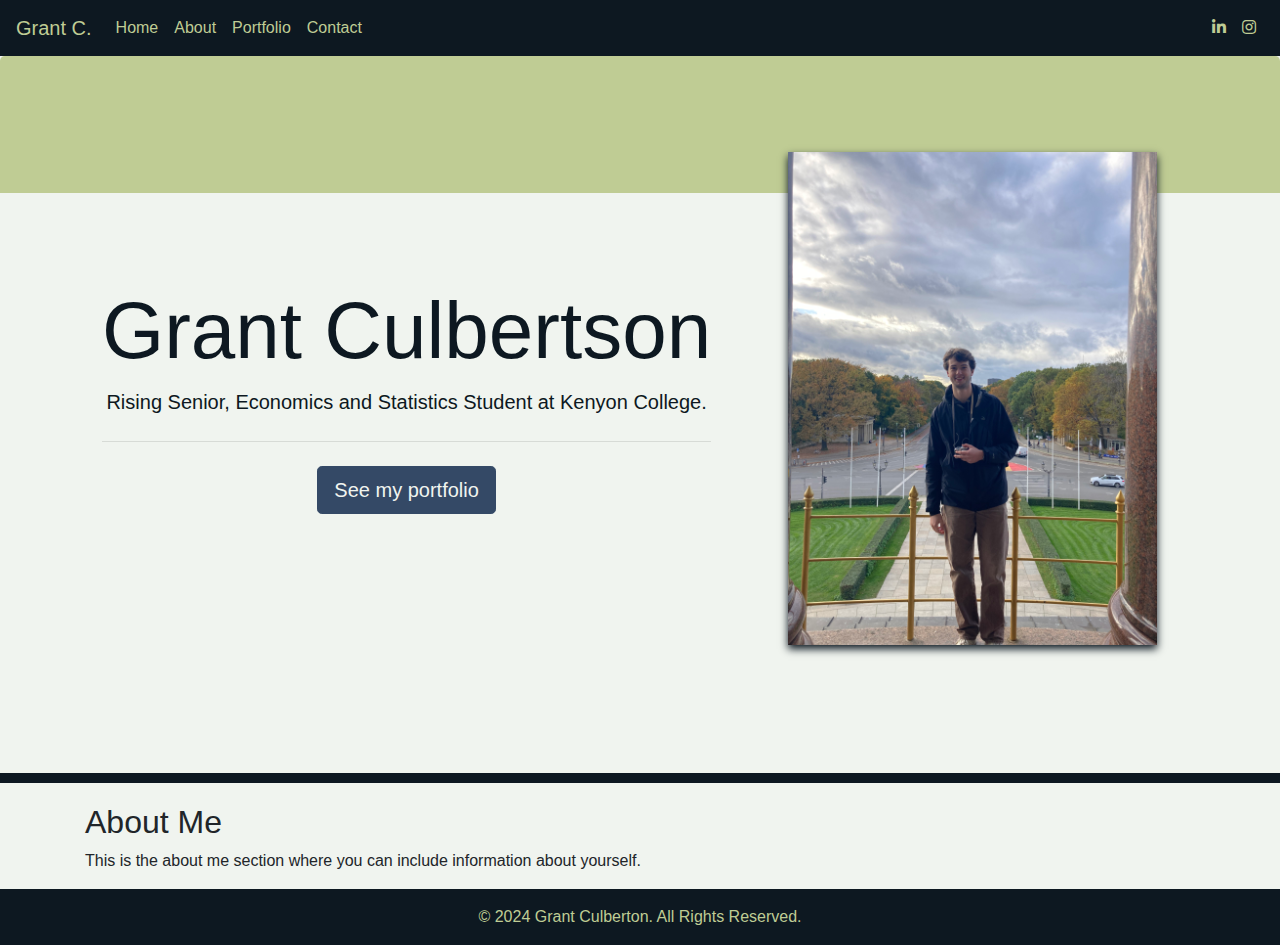
<file: index.html>
<!DOCTYPE html>
<html>
<head>
    <title>Grant Culberton's Portfolio</title>
    <meta charset="utf-8">
    <meta name="viewport" content="width=device-width, initial-scale=1">
    <!-- Bootstrap CSS -->
    <link href="https://stackpath.bootstrapcdn.com/bootstrap/4.5.2/css/bootstrap.min.css" rel="stylesheet">
    <!-- Font Awesome CSS -->
    <link rel="stylesheet" href="https://cdnjs.cloudflare.com/ajax/libs/font-awesome/5.15.4/css/all.min.css">
    <!-- Add my css-->
    <link href="/style.css" rel="stylesheet">
</head>

<body>
    <!-- Navbar with custom class -->
    <nav class="navbar navbar-expand-lg navbar-custom sticky-top">
        <a class="navbar-brand" href="#">Grant C.</a>
        <button class="navbar-toggler" type="button" data-toggle="collapse" data-target="#navbarNav" aria-controls="navbarNav" aria-expanded="false" aria-label="Toggle navigation">
            <span class="navbar-toggler-icon"></span>
        </button>
        <div class="collapse navbar-collapse ml-auto" id="navbarNav">
            <ul class="navbar-nav">
                <li class="nav-item active">
                    <a class="nav-link" href="/index.html">Home<span class="sr-only">(current)</span></a>
                </li>
                <li class="nav-item">
                    <a class="nav-link" href="#">About</a>
                </li>
                <li class="nav-item">
                    <a class="nav-link" href="#">Portfolio</a>
                </li>
                <li class="nav-item">
                    <a class="nav-link" href="#">Contact</a>
                </li>
            </ul>
            <ul class="navbar-nav ml-auto">
                <li class="nav-item">
                    <a class="nav-link" href="https://www.linkedin.com/in/grantculbertson/" target="_blank"><i class="fab fa-linkedin-in"></i></a>
                </li>
                <li class="nav-item">
                    <a class="nav-link" href="https://www.instagram.com/flappinjacks/" target="_blank"><i class="fab fa-instagram"></i></a>
                </li>
            </ul>
        </div>
    </nav>

<!-- Jumbotron -------------------->
<div class="jumbotron">
    <div class="container d-flex flex-column flex-md-row align-items-center justify-content-center">
        <div class="text-container text-center">
            <h1 class="display-4">Grant Culbertson</h1>
            <p class="lead">Rising Senior, Economics and Statistics Student at Kenyon College.</p>
            <hr class="my-4">
            <a class="btn btn-primary btn-lg" href="https://www.youtube.com/@jameshoffmann/videos" role="button">See my portfolio</a>
        </div>
        <div class="image-container ml-md-4 mt-4 mt-md-0 d-flex justify-content-center">
            <img src="/Images/me_in_berlin.jpg" class="img-fluid custom-image" alt="Ermmm what the sigma... there should be an image here woops!">
        </div>
    </div>
</div>
<!-- End Jumbotron -------------------->

<!-- Separator Line -->
<hr class="separator">

<!-- About Me Section -->
<div class="container">
    <h2>About Me</h2>
    <p>This is the about me section where you can include information about yourself.</p>
</div>

<!-- Footer ------------------>
<footer class="custom-footer text-center py-3">
    <div class="container">
        <p class="mb-0">&copy; 2024 Grant Culberton. All Rights Reserved.</p>
    </div>
</footer>
<!-- End Footer ------------------>

    <!-- Bootstrap JS and dependencies -->
    <script src="https://code.jquery.com/jquery-3.5.1.slim.min.js"></script>
    <script src="https://cdn.jsdelivr.net/npm/@popperjs/core@2.9.2/dist/umd/popper.min.js"></script>
    <script src="https://stackpath.bootstrapcdn.com/bootstrap/4.5.2/js/bootstrap.min.js"></script>
</body>
</html>
</file>
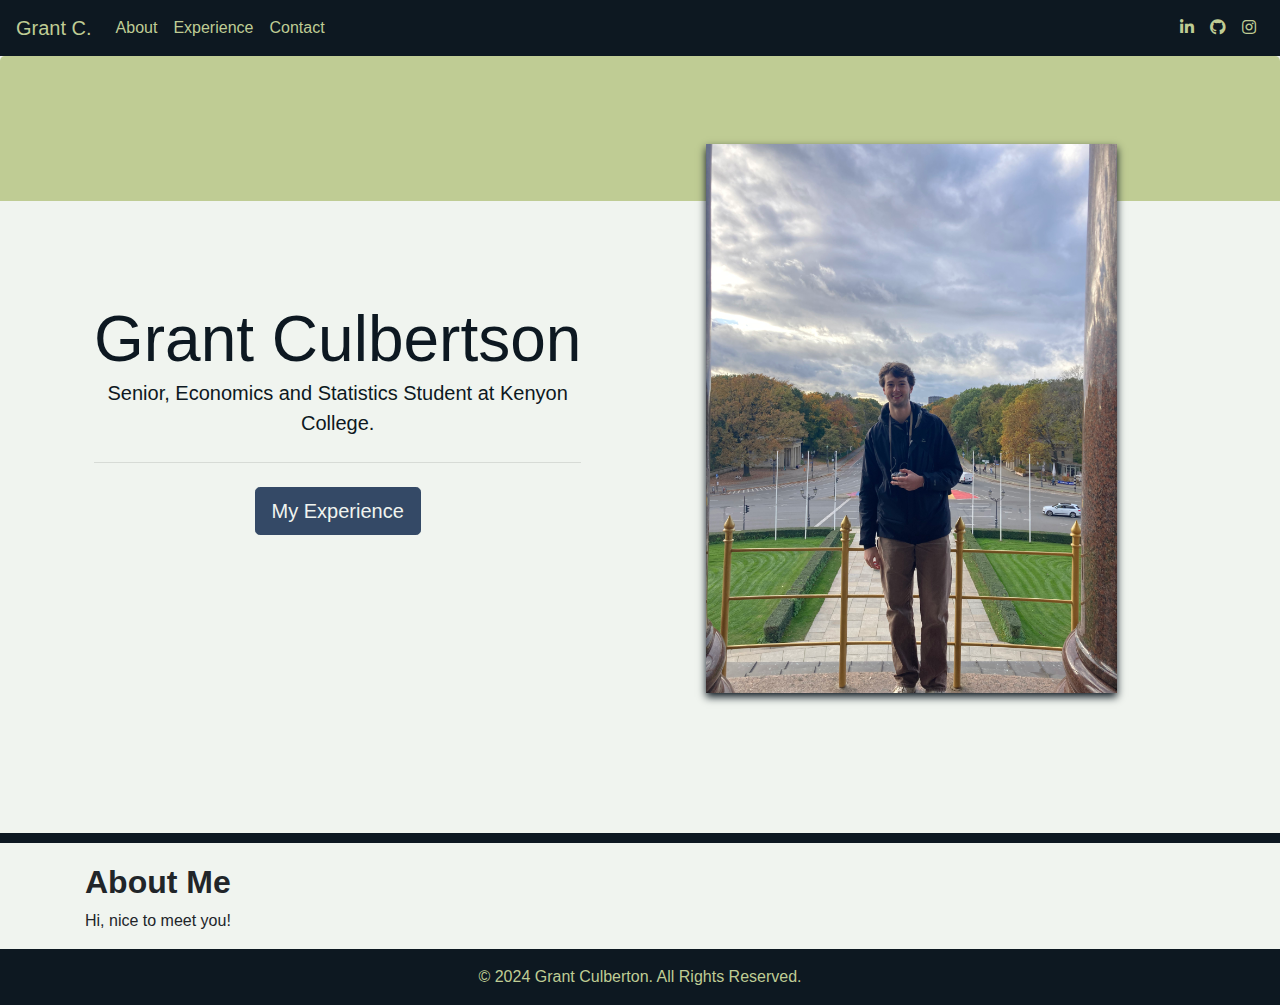
<file: public/index.html>
<!DOCTYPE html>
<html>
<head>
    <title>Grant Culbertson</title>
    <meta charset="utf-8">
    <meta name="viewport" content="width=device-width, initial-scale=1">
    <!-- Bootstrap CSS -->
    <link href="https://stackpath.bootstrapcdn.com/bootstrap/4.5.2/css/bootstrap.min.css" rel="stylesheet">
    <!-- Font Awesome CSS -->
    <link rel="stylesheet" href="https://cdnjs.cloudflare.com/ajax/libs/font-awesome/5.15.4/css/all.min.css">
    <!-- Add my css-->
    <link href="/public/style.css" rel="stylesheet">
</head>

<body>
    <!-- Navbar with custom class -->
    <nav class="navbar navbar-expand-lg navbar-custom sticky-top">
        <a class="navbar-brand" href="/public/index.html">Grant C.</a>
        <button class="navbar-toggler" type="button" data-toggle="collapse" data-target="#navbarNav" aria-controls="navbarNav" aria-expanded="false" aria-label="Toggle navigation">
            <span class="navbar-toggler-icon"></span>
        </button>
        <div class="collapse navbar-collapse ml-auto" id="navbarNav">
            <ul class="navbar-nav">
                <li class="nav-item">
                    <a class="nav-link" href="#">About</a>
                </li>
                <li class="nav-item">
                    <a class="nav-link" href="/public/experience.html">Experience</a>
                </li>
                <li class="nav-item">
                    <a class="nav-link" href="#">Contact</a>
                </li>
            </ul>
            <ul class="navbar-nav ml-auto">
                <li class="nav-item">
                    <a class="nav-link" href="https://www.linkedin.com/in/grantculbertson/" target="_blank"><i class="fab fa-linkedin-in"></i></a>
                </li>
                <li class="nav-item">
                    <a class="nav-link" href="https://github.com/GrantCulbertson" target="_blank"><i class="fab fa-github"></i></a>
                </li>
                <li class="nav-item">
                    <a class="nav-link" href="https://www.instagram.com/flappinjacks/" target="_blank"><i class="fab fa-instagram"></i></a>
                </li>
            </ul>
        </div>
    </nav>

<!-- Jumbotron -------------------->
<div class="jumbotron">
    <div class="container d-flex flex-column flex-md-row align-items-center justify-content-center">
        <div class="text-container text-center">
            <h1 class="display-4">Grant Culbertson</h1>
            <p class="lead">Senior, Economics and Statistics Student at Kenyon College.</p>
            <hr class="my-4">
            <a class="btn btn-primary btn-lg" href="/public/experience.html" role="button">My Experience</a>
        </div>
        <div class="image-container ml-md-4 mt-4 mt-md-0 d-flex justify-content-center">
            <img src="/public/images/me_in_berlin.jpg" class="img-fluid custom-image" alt="Ermmm what the sigma... there should be an image here woops!">
        </div>
    </div>
</div>
<!-- End Jumbotron -------------------->

<!-- Separator Line -->
<hr class="separator">

<!-- About Me Section -->
<div class="container">
    <h2><b>About Me</b></h2>
    <p>Hi, nice to meet you!</p>
    
</div>

<!-- Footer ------------------>
<footer class="custom-footer text-center py-3">
    <div class="container">
        <p class="mb-0">&copy; 2024 Grant Culberton. All Rights Reserved.</p>
    </div>
</footer>
<!-- End Footer ------------------>

    <!-- Bootstrap JS and dependencies -->
    <script src="https://code.jquery.com/jquery-3.5.1.slim.min.js"></script>
    <script src="https://cdn.jsdelivr.net/npm/@popperjs/core@2.9.2/dist/umd/popper.min.js"></script>
    <script src="https://stackpath.bootstrapcdn.com/bootstrap/4.5.2/js/bootstrap.min.js"></script>
</body>
</html>
</file>
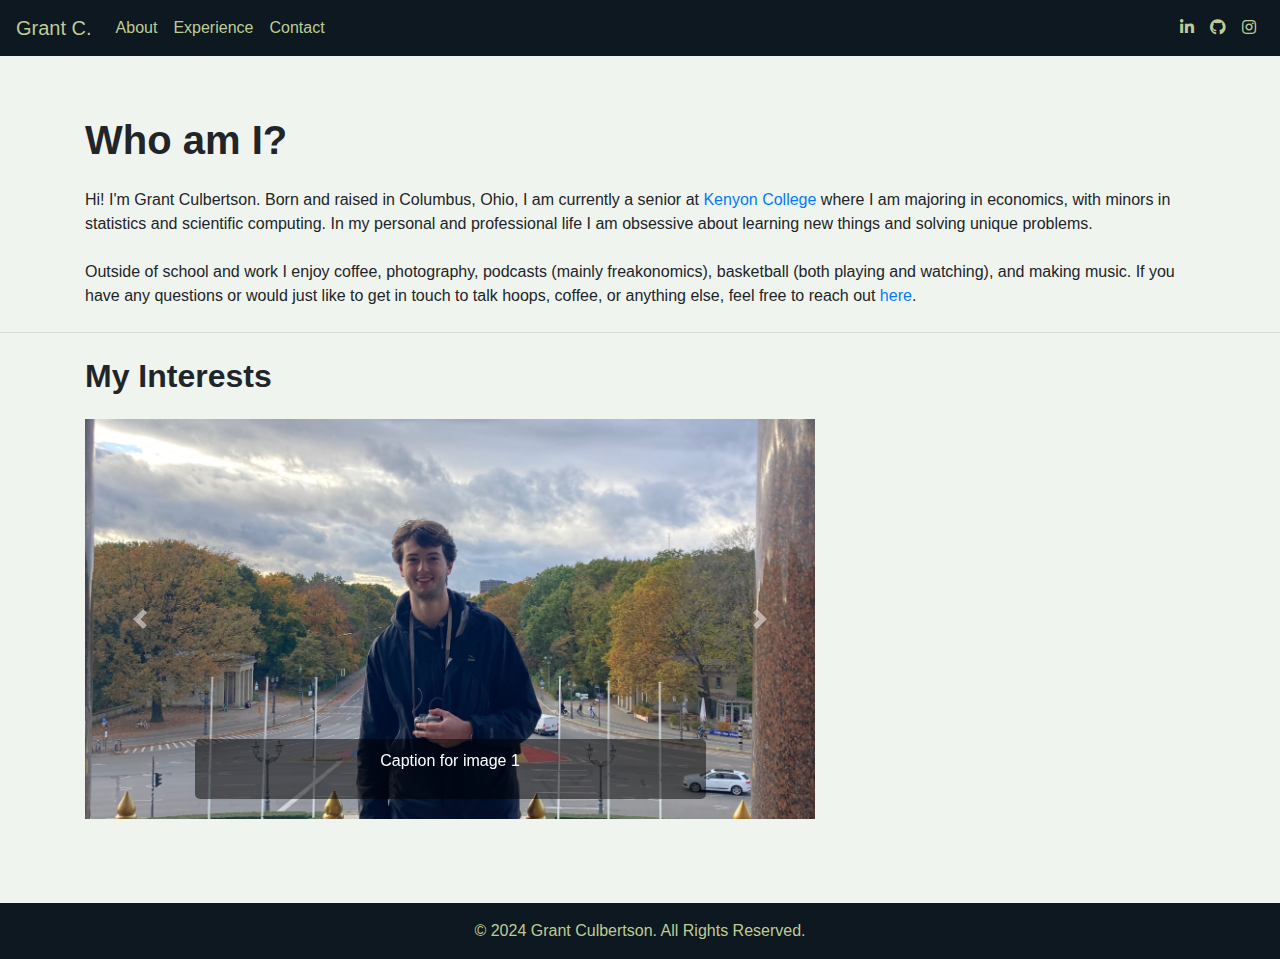
<file: public/about.html>
<!DOCTYPE html>
<html>
<head>
    <title>Grant Culbertson</title>
    <meta charset="utf-8">
    <meta name="viewport" content="width=device-width, initial-scale=1">
    <!-- Bootstrap CSS -->
    <link href="https://stackpath.bootstrapcdn.com/bootstrap/4.5.2/css/bootstrap.min.css" rel="stylesheet">
    <!-- Font Awesome CSS -->
    <link rel="stylesheet" href="https://cdnjs.cloudflare.com/ajax/libs/font-awesome/5.15.4/css/all.min.css">
    <!-- Add my css-->
    <link href="/public/style.css" rel="stylesheet">
</head>
<body>
    <!-- Navbar with custom class -->
    <nav class="navbar navbar-expand-lg navbar-custom sticky-top">
        <a class="navbar-brand" href="/public/index.html">Grant C.</a>
        <button class="navbar-toggler" type="button" data-toggle="collapse" data-target="#navbarNav" aria-controls="navbarNav" aria-expanded="false" aria-label="Toggle navigation">
            <span class="navbar-toggler-icon"></span>
        </button>
        <div class="collapse navbar-collapse ml-auto" id="navbarNav">
            <ul class="navbar-nav">
                <li class="nav-item">
                    <a class="nav-link" href="/public/about.html">About</a>
                </li>
                <li class="nav-item">
                    <a class="nav-link" href="/public/experience.html">Experience</a>
                </li>
                <li class="nav-item">
                    <a class="nav-link" href="/public/contact.html">Contact</a>
                </li>
            </ul>
            <ul class="navbar-nav ml-auto">
                <li class="nav-item">
                    <a class="nav-link" href="https://www.linkedin.com/in/grantculbertson/" target="_blank"><i class="fab fa-linkedin-in"></i></a>
                </li>
                <li class="nav-item">
                    <a class="nav-link" href="https://github.com/GrantCulbertson" target="_blank"><i class="fab fa-github"></i></a>
                </li>
                <li class="nav-item">
                    <a class="nav-link" href="https://www.instagram.com/flappinjacks/" target="_blank"><i class="fab fa-instagram"></i></a>
                </li>
            </ul>
        </div>
    </nav>
    <!-- End Navbar ------------------------------------->

    <div class="section">
        <div class="container">
            <h1 class="text-left mb-4"><b>Who am I?</b></h1>
            <p class="text-left">
                Hi! I'm Grant Culbertson. Born and raised in Columbus, Ohio, I am currently a senior at <a href="https://www.kenyon.edu/" target="_blank">Kenyon College</a>  
                where I am majoring in economics, with minors in statistics and scientific computing. In my personal and
                professional life I am obsessive about learning new things and solving unique problems.  
                <br><br>
                Outside of school and work I enjoy coffee, photography, podcasts (mainly freakonomics), basketball (both playing and watching), and making music.
                If you have any questions or would just like to get in touch to talk hoops, coffee, or anything else,
                feel free to reach out <a href="/public/contact.html">here</a>.
            </p>
        </div>
        <hr class="my-4">

        <!-- Image Carousel ------------------>
        <div class="container my-4">
            <h2 class="text-left mb-4"><b>My Interests</b></h2>
            <div class="row">
                <div class="col-md-8">
                    <div id="imageCarousel" class="carousel slide" data-ride="carousel">
                        <div class="carousel-inner">
                            <div class="carousel-item active">
                                <img src="/public/images/me_in_berlin.jpg" class="d-block w-100" alt="Caption for image 1">
                                <div class="carousel-caption d-none d-md-block">
                                    <p>Caption for image 1</p>
                                </div>
                            </div>
                            <div class="carousel-item">
                                <img src="/public/images/me_in_berlin.jpg" class="d-block w-100" alt="Caption for image 2">
                                <div class="carousel-caption d-none d-md-block">
                                    <p>Caption for image 2</p>
                                </div>
                            </div>
                            <div class="carousel-item">
                                <img src="/public/images/me_in_berlin.jpg" class="d-block w-100" alt="Caption for image 3">
                                <div class="carousel-caption d-none d-md-block">
                                    <p>Caption for image 3</p>
                                </div>
                            </div>
                            <!-- Add more images as needed -->
                        </div>
                        <a class="carousel-control-prev" href="#imageCarousel" role="button" data-slide="prev">
                            <span class="carousel-control-prev-icon" aria-hidden="true"></span>
                            <span class="sr-only">Previous</span>
                        </a>
                        <a class="carousel-control-next" href="#imageCarousel" role="button" data-slide="next">
                            <span class="carousel-control-next-icon" aria-hidden="true"></span>
                            <span class="sr-only">Next</span>
                        </a>
                    </div>
                </div>
                <div class="col-md-4">
                    <!-- Spotify Embed Code -->
                    <iframe style="border-radius:12px" src="https://open.spotify.com/embed/track/2EzbKyRJm55Auvz99RMW6P?utm_source=generator" width="100%" height="100%" frameBorder="0" allowfullscreen="" allow="autoplay; clipboard-write; encrypted-media; fullscreen; picture-in-picture" loading="lazy"></iframe>
                </div>
            </div>
        </div>
        <!-- End Image Gallery ------------------>
    </div>

    <!-- Footer ------------------>
    <footer class="custom-footer text-center py-3">
        <div class="container">
            <p class="mb-0">&copy; 2024 Grant Culbertson. All Rights Reserved.</p>
        </div>
    </footer>
    <!-- End Footer ------------------>

    <!-- Bootstrap JS and dependencies -->
    <script src="https://code.jquery.com/jquery-3.5.1.slim.min.js"></script>
    <script src="https://cdn.jsdelivr.net/npm/@popperjs/core@2.9.2/dist/umd/popper.min.js"></script>
    <script src="https://stackpath.bootstrapcdn.com/bootstrap/4.5.2/js/bootstrap.min.js"></script>
</body>
</html>
</file>
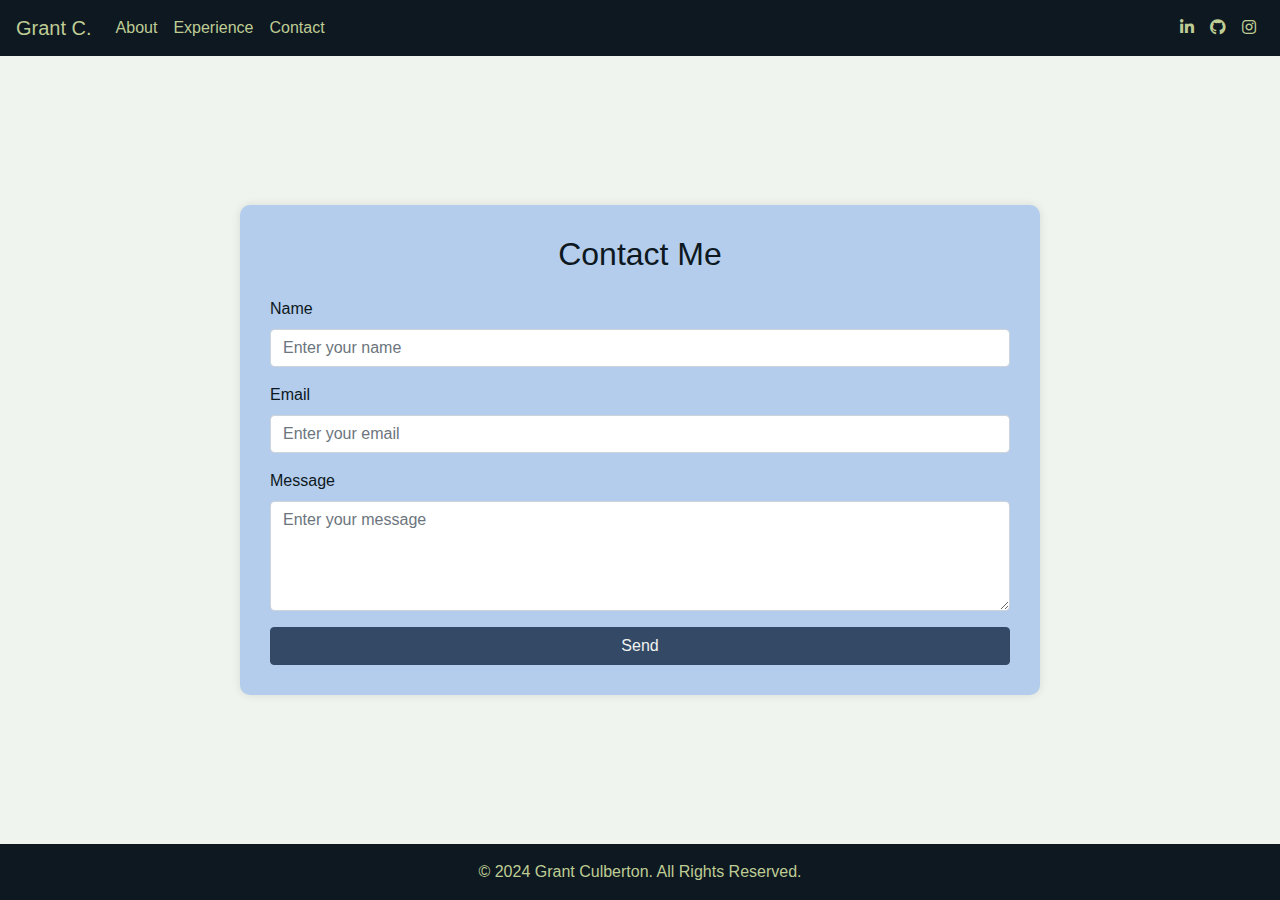
<file: public/contact.html>
<!DOCTYPE html>
<html>
<head>
    <title>Contact Grant Culbertson</title>
    <meta charset="utf-8">
    <meta name="viewport" content="width=device-width, initial-scale=1">
    <!-- Bootstrap CSS -->
    <link href="https://stackpath.bootstrapcdn.com/bootstrap/4.5.2/css/bootstrap.min.css" rel="stylesheet">
    <!-- Font Awesome CSS -->
    <link rel="stylesheet" href="https://cdnjs.cloudflare.com/ajax/libs/font-awesome/5.15.4/css/all.min.css">
    <!-- Add my css-->
    <link href="/public/style.css" rel="stylesheet">
</head>

<body>
    <!-- Navbar with custom class -->
    <nav class="navbar navbar-expand-lg navbar-custom sticky-top">
        <a class="navbar-brand" href="/public/index.html">Grant C.</a>
        <button class="navbar-toggler" type="button" data-toggle="collapse" data-target="#navbarNav" aria-controls="navbarNav" aria-expanded="false" aria-label="Toggle navigation">
            <span class="navbar-toggler-icon"></span>
        </button>
        <div class="collapse navbar-collapse ml-auto" id="navbarNav">
            <ul class="navbar-nav">
                <li class="nav-item">
                    <a class="nav-link" href="/public/about.html">About</a>
                </li>
                <li class="nav-item">
                    <a class="nav-link" href="/public/experience.html">Experience</a>
                </li>
                <li class="nav-item">
                    <a class="nav-link" href="#">Contact</a>
                </li>
            </ul>
            <ul class="navbar-nav ml-auto">
                <li class="nav-item">
                    <a class="nav-link" href="https://www.linkedin.com/in/grantculbertson/" target="_blank"><i class="fab fa-linkedin-in"></i></a>
                </li>
                <li class="nav-item">
                    <a class="nav-link" href="https://github.com/GrantCulbertson" target="_blank"><i class="fab fa-github"></i></a>
                </li>
                <li class="nav-item">
                    <a class="nav-link" href="https://www.instagram.com/flappinjacks/" target="_blank"><i class="fab fa-instagram"></i></a>
                </li>
            </ul>
        </div>
    </nav>

<!-- Contact me Form -------------------------->
<div class="contact-form-container">
    <div class="contact-form">
        <h2 class="text-center mb-4">Contact Me</h2>
        <form action="https://formsubmit.co/c6b3147edd73ef820c5d8dcbc41f1da5" method="POST">
            <div class="form-group">
                <label for="name">Name</label>
                <input type="text" class="form-control" id="name" name="name" placeholder="Enter your name" required>
            </div>
            <div class="form-group">
                <label for="email">Email</label>
                <input type="email" class="form-control" id="email" name="email" placeholder="Enter your email" required>
            </div>
            <div class="form-group">
                <label for="message">Message</label>
                <textarea class="form-control" id="message" name="message" rows="4" placeholder="Enter your message" required></textarea>
            </div>
            <input type="hidden" name="_captcha" value="false">
            <input type="hidden" name="_honey" style="display:none">
            <input type="hidden" name="_next" value="https://grantculbertson.github.io/public/contact.html">
            <button type="submit" class="btn btn-primary btn-block">Send</button>
        </form>
    </div>
</div>
<!-- End Contact me Form ----------------------->

<!-- Footer ------------------>
<footer class="custom-footer text-center py-3">
    <div class="container">
        <p class="mb-0">&copy; 2024 Grant Culberton. All Rights Reserved.</p>
    </div>
</footer>
<!-- End Footer ------------------>

    <!-- Bootstrap JS and dependencies -->
    <script src="https://code.jquery.com/jquery-3.5.1.slim.min.js"></script>
    <script src="https://cdn.jsdelivr.net/npm/@popperjs/core@2.9.2/dist/umd/popper.min.js"></script>
    <script src="https://stackpath.bootstrapcdn.com/bootstrap/4.5.2/js/bootstrap.min.js"></script>
</body>
</html>
</file>
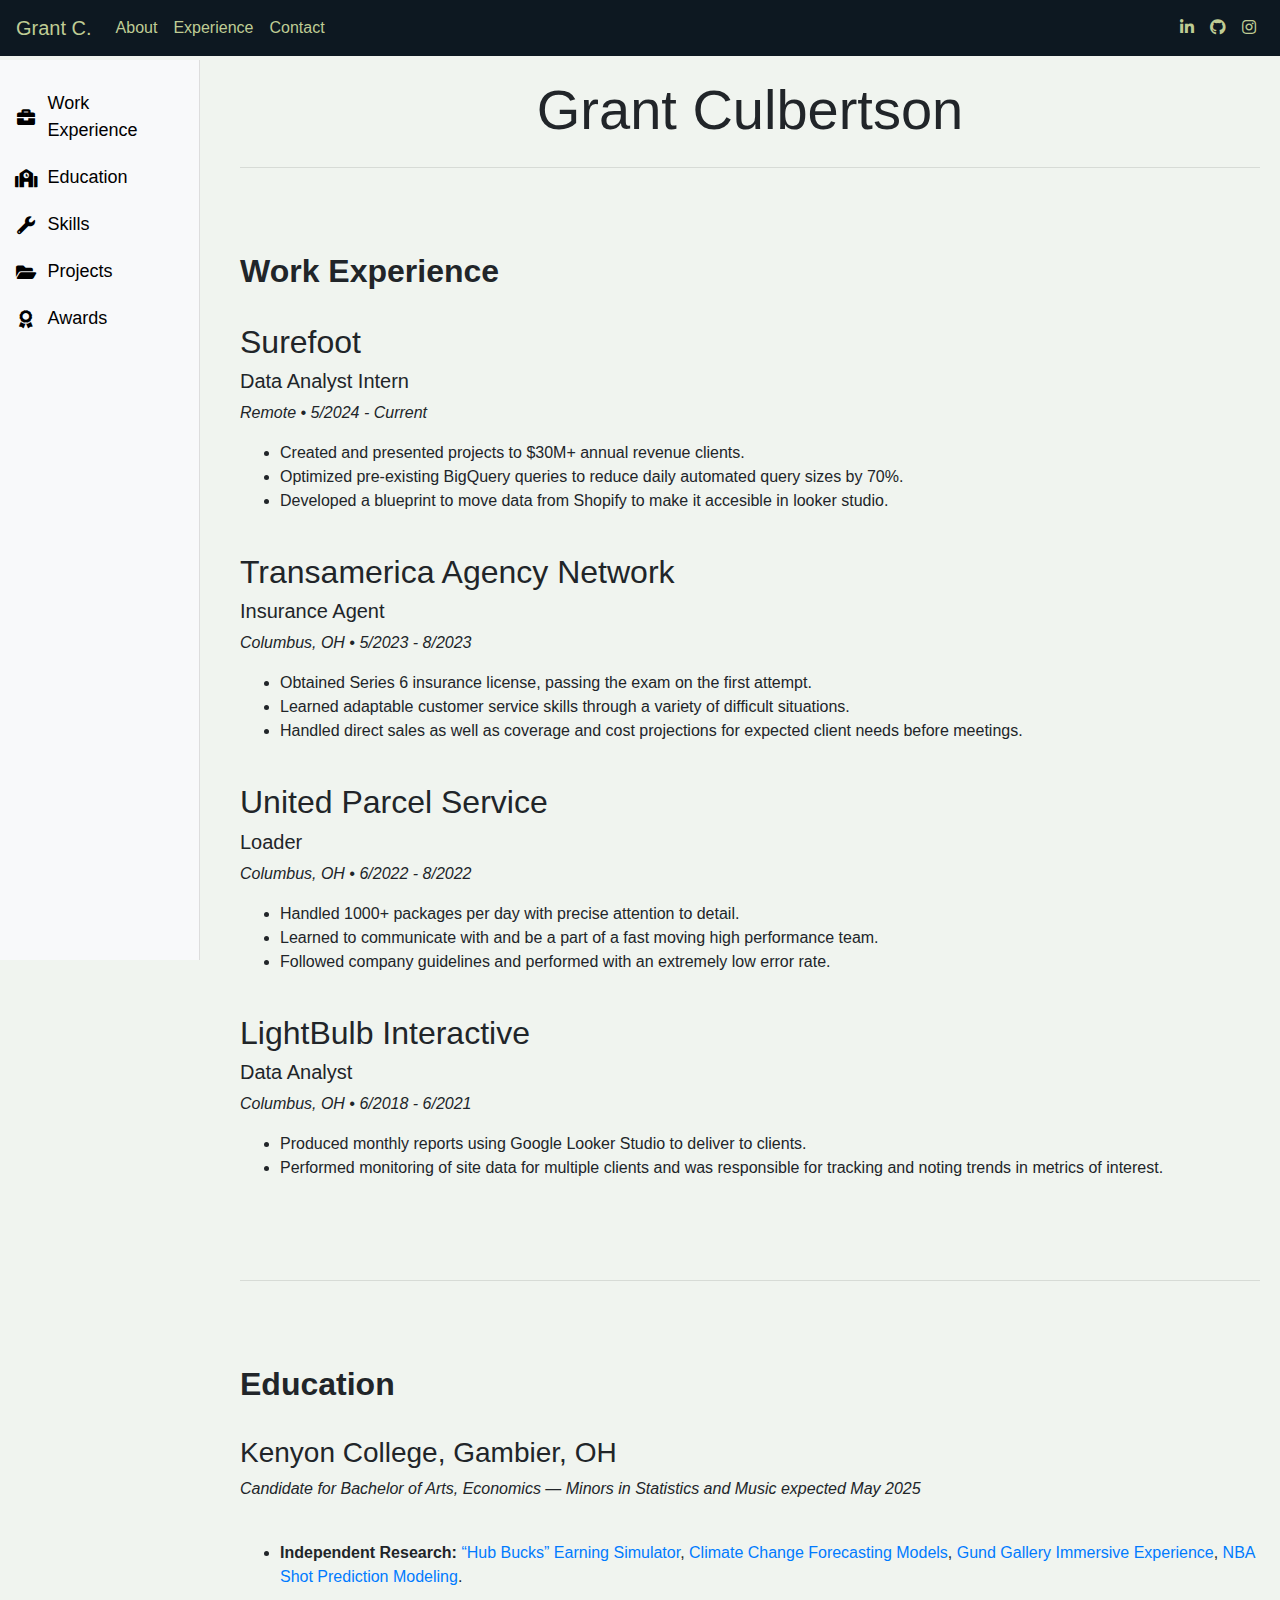
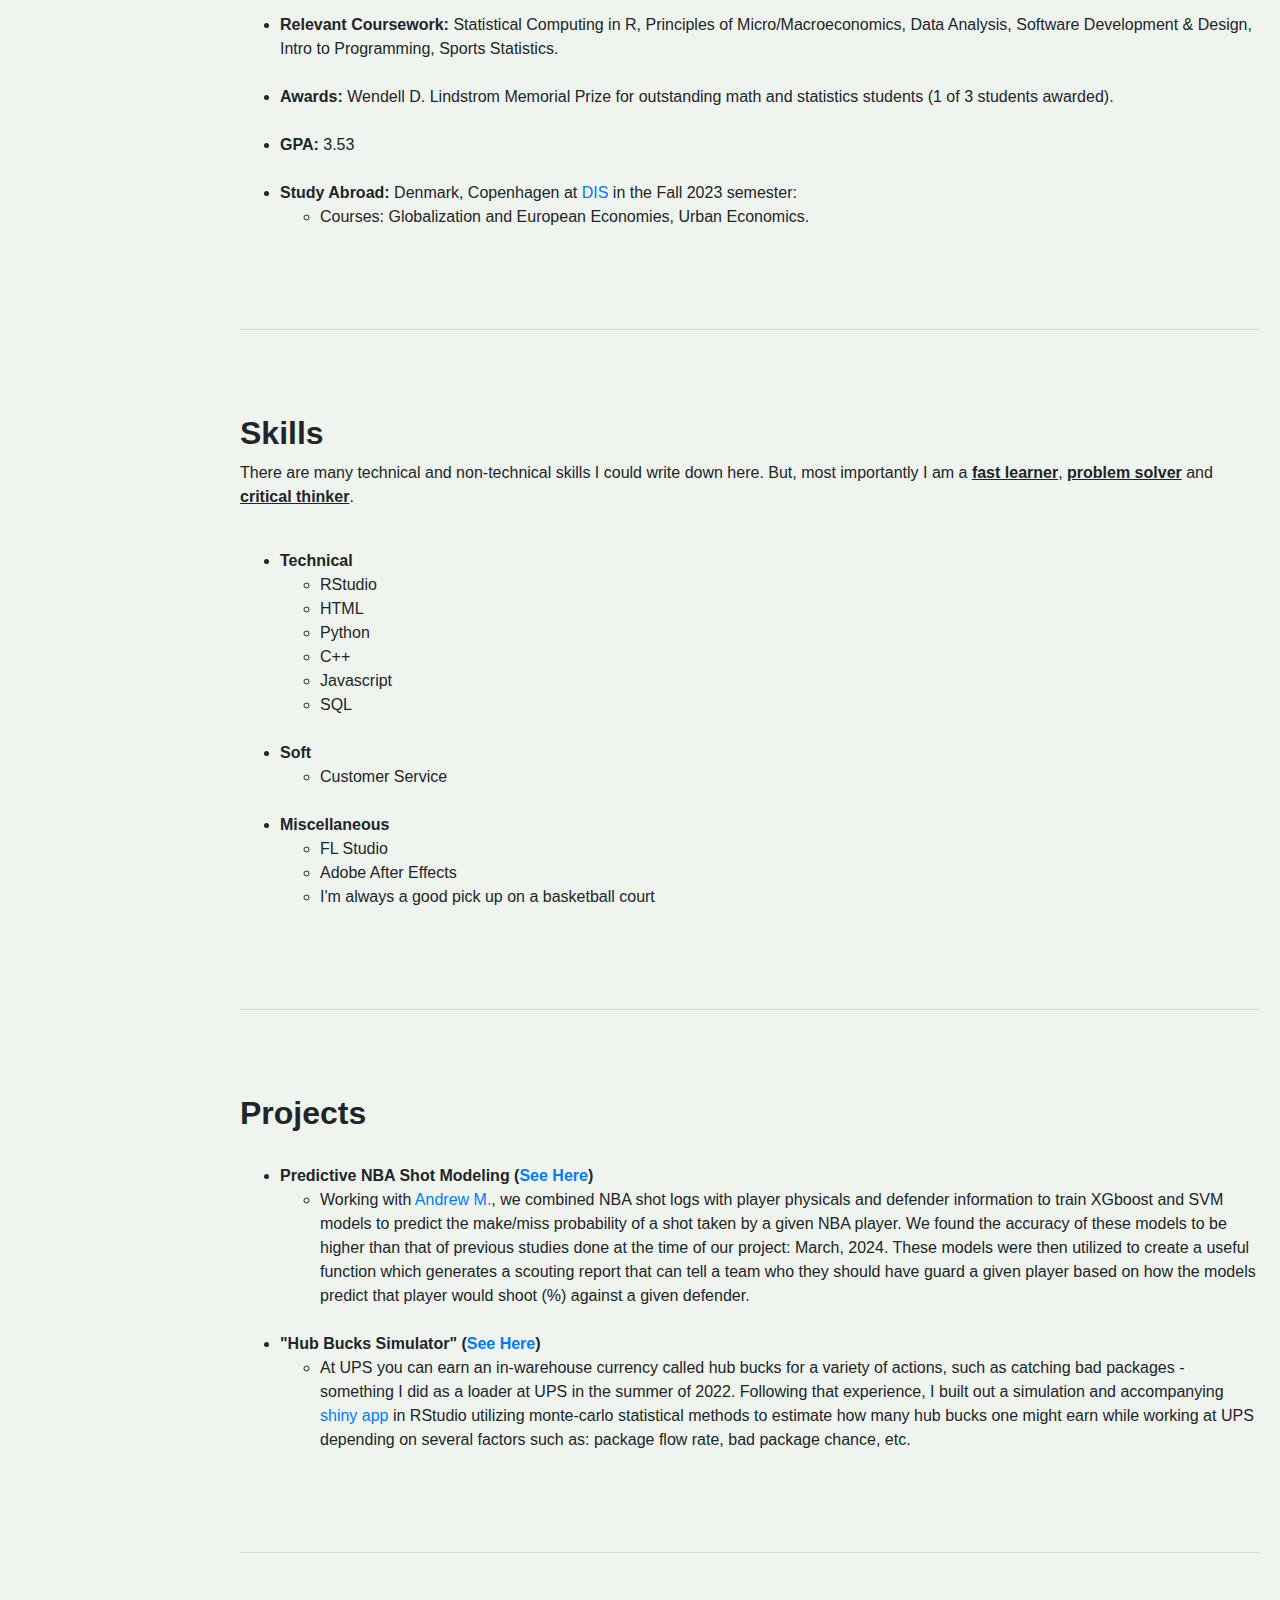
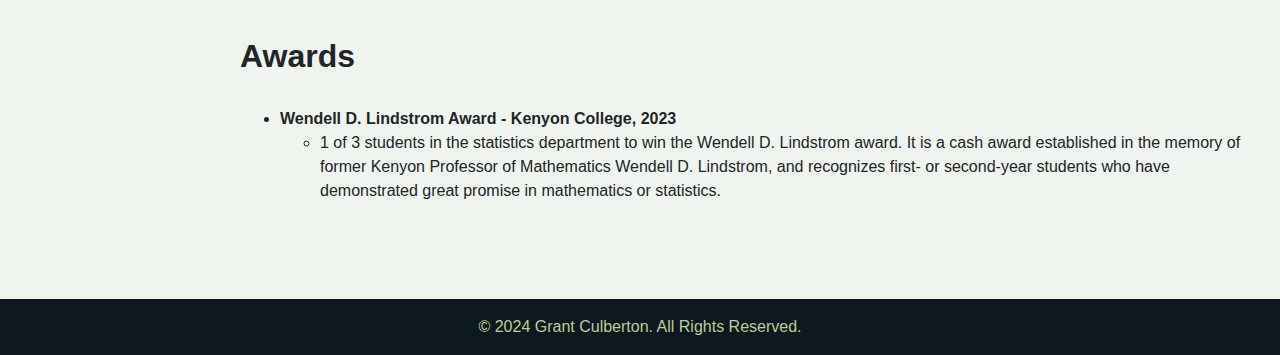
<file: public/experience.html>
<!DOCTYPE html>
<html>
<head>
    <title>Grant Culbertson's Experiences  </title>
    <meta charset="utf-8">
    <meta name="viewport" content="width=device-width, initial-scale=1">
    <!-- Bootstrap CSS -->
    <link href="https://stackpath.bootstrapcdn.com/bootstrap/4.5.2/css/bootstrap.min.css" rel="stylesheet">
    <!-- Font Awesome CSS -->
    <link rel="stylesheet" href="https://cdnjs.cloudflare.com/ajax/libs/font-awesome/5.15.4/css/all.min.css">
    <!-- Add my css-->
    <link href="/public/style.css" rel="stylesheet">
</head>

<body>
    <!-- Navbar with custom class -->
    <nav class="navbar navbar-expand-lg navbar-custom sticky-top">
        <a class="navbar-brand" href="/public/index.html">Grant C.</a>
        <button class="navbar-toggler" type="button" data-toggle="collapse" data-target="#navbarNav" aria-controls="navbarNav" aria-expanded="false" aria-label="Toggle navigation">
            <span class="navbar-toggler-icon"></span>
        </button>
        <div class="collapse navbar-collapse ml-auto" id="navbarNav">
            <ul class="navbar-nav">
                <li class="nav-item">
                    <a class="nav-link" href="/public/about.html">About</a>
                </li>
                <li class="nav-item">
                    <a class="nav-link" href="/public/experience.html">Experience</a>
                </li>
                <li class="nav-item">
                    <a class="nav-link" href="/public/contact.html">Contact</a>
                </li>
            </ul>
            <ul class="navbar-nav ml-auto">
                <li class="nav-item">
                    <a class="nav-link" href="https://www.linkedin.com/in/grantculbertson/" target="_blank"><i class="fab fa-linkedin-in"></i></a>
                </li>
                <li class="nav-item">
                    <a class="nav-link" href="https://github.com/GrantCulbertson" target="_blank"><i class="fab fa-github"></i></a>
                </li>
                <li class="nav-item">
                    <a class="nav-link" href="https://www.instagram.com/flappinjacks/" target="_blank"><i class="fab fa-instagram"></i></a>
                </li>
            </ul>
        </div>
    </nav>

    <!-- Sidebar -->
    <div class="sidebar">
        <a href="#work-experience"><i class="fas fa-briefcase fa-fw"></i>Work Experience</a>
        <a href="#education"><i class="fas fa-school fa-fw"></i>Education</a>
        <a href="#skills"><i class="fas fa-wrench fa-fw"></i>Skills</a>
        <a href="#projects"><i class="fas fa-folder-open fa-fw"></i>Projects</a>
        <a href="#awards"><i class="fas fa-award fa-fw"></i>Awards</a>
    </div>
    <!-- Content -->
    <div class="content">
        <h1 class="display-4 text-center">Grant Culbertson</h1>
        <hr class="my-4">
        <div id="work-experience" class="section">
            <h2><b>Work Experience</b></h2>
            <br>
            <div class="work-experience">
                <h2>Surefoot</h2>
                <h5>Data Analyst Intern</h5>
                <p><i>Remote • 5/2024 - Current</i></p>
                <ul>
                    <li>Created and presented projects to $30M+ annual revenue clients.</li>
                    <li>Optimized pre-existing BigQuery queries to reduce daily automated query sizes by 70%.</li>
                    <li>Developed a blueprint to move data from Shopify to make it accesible in looker studio.</li>
                </ul>
            </div>
            <br>

            <div class="work-experience">
                <h2>Transamerica Agency Network</h2>
                <h5>Insurance Agent</h5>
                <p><i>Columbus, OH • 5/2023 - 8/2023</i></p>
                <ul>
                    <li>Obtained Series 6 insurance license, passing the exam on the first attempt.</li>
                    <li>Learned adaptable customer service skills through a variety of difficult situations.</li>
                    <li>Handled direct sales as well as coverage and cost projections for expected client needs before meetings.</li>
                </ul>
            </div>
            <br>

            <div class="work-experience">
                <h2>United Parcel Service</h2>
                <h5>Loader</h5>
                <p><i>Columbus, OH • 6/2022 - 8/2022</i></p>
                <ul>
                    <li>Handled 1000+ packages per day with precise attention to detail.</li>
                    <li>Learned to communicate with and be a part of a fast moving high performance team.</li>
                    <li>Followed company guidelines and performed with an extremely low error rate.</li>
                </ul>
            </div>
            <br>

            <div class="work-experience">
                <h2>LightBulb Interactive</h2>
                <h5>Data Analyst</h5>
                <p><i>Columbus, OH • 6/2018 - 6/2021</i></p>
                <ul>
                    <li>Produced monthly reports using Google Looker Studio to deliver to clients.</li>
                    <li>Performed monitoring of site data for multiple clients and was responsible for tracking and noting trends in metrics of interest.</li>
                </ul>
            </div>
        </div>

        <hr class="my-4">

        <div id="education" class="section">
            <h2><b>Education</b></h2>
            <br>
            <h3>Kenyon College, Gambier, OH</h3>
            <p><i>Candidate for Bachelor of Arts, Economics — Minors in Statistics and Music expected May 2025</i></p>
            <br>
            <ul>
                <li><strong>Independent Research:</strong> <a href = "https://github.com/GrantCulbertson/HubBucksSimulator" target = "_blank">“Hub Bucks” Earning Simulator</a>, <a href = "https://github.com/GrantCulbertson/GambierWeatherPredictor" target = "_blank"> Climate Change Forecasting Models</a>, <a href = "https://github.com/srabieh/GundGalleryGroup5" target = "_blank">Gund Gallery Immersive Experience</a>, <a href = "https://github.com/GrantCulbertson/NBA-Shot-Modeling" target = "_blank">NBA Shot Prediction Modeling</a>. </li>
                <br>
                <li><strong>Relevant Coursework:</strong> Statistical Computing in R, Principles of Micro/Macroeconomics, Data Analysis, Software Development & Design, Intro to Programming, Sports Statistics.</li>
                <br>
                <li><strong>Awards:</strong> Wendell D. Lindstrom Memorial Prize for outstanding math and statistics students (1 of 3 students awarded).</li>
                <br>
                <li><strong>GPA:</strong> 3.53</li>
                <br>
                <li><strong>Study Abroad:</strong> Denmark, Copenhagen at <a href = "https://disabroad.org/" target = "_blank">DIS</a> in the Fall 2023 semester:
                    <ul>
                        <li>Courses: Globalization and European Economies, Urban Economics.</li>
                    </ul>
                </li>
            </ul>
        </div>

        <hr class="my-4">


        <div id="skills" class="section">
            <h2><b>Skills</b></h2>
            <p>There are many technical and non-technical skills I could write down here. But, most importantly I am a <u><b>fast learner</b></u>, <u><b>problem solver</b></u> and <u><b>critical thinker</b></u>.</p>
            <br>
            <ul>
                <li><b>Technical</b></li>
                    <ul>
                        <li>RStudio</li>
                        <li>HTML</li>
                        <li>Python</li>
                        <li>C++</li>
                        <li>Javascript</li>
                        <li>SQL</li>
                    </ul>
                    <br>
                    <li><b>Soft</b></li>
                    <ul>
                        <li>Customer Service</li>
                    </ul>
                    <br>
                    <li><b>Miscellaneous</b></li>
                    <ul>
                        <li>FL Studio</li>
                        <li>Adobe After Effects</li>
                        <li>I'm always a good pick up on a basketball court</li>
                    </ul>
            </ul>
        </div>

        <hr class="my-4">

        <div id="projects" class="section">
            <h2><b>Projects</b></h2>
            <br>
            <ul>
                <li><b>Predictive NBA Shot Modeling (<a href = "https://github.com/GrantCulbertson/NBA-Shot-Modeling", target = "_blank">See Here</a>) </b></li>
                    <ul>
                        <li>Working with <a href = "https://www.linkedin.com/in/andrew-mayer-a56471264/" target ="_blank">Andrew M.</a>, we combined NBA shot logs with player physicals and defender information to train XGboost and SVM models to predict the make/miss probability of a shot taken by a given NBA player. We found the accuracy of these models to be higher than that of previous studies done at the time of our project: March, 2024. These models were then utilized to create a useful function which generates a scouting report that can tell a team who they should have guard a given player based on how the models predict that player would shoot (%) against a given defender.</li>
                    </ul>
                    <br>
                    <li><b>"Hub Bucks Simulator" (<a href = "https://github.com/GrantCulbertson/HubBucksSimulator" target = "_blank">See Here</a>) </b></li>
                    <ul>
                        <li>At UPS you can earn an in-warehouse currency called hub bucks for a variety of actions, such as catching bad packages - something I did as a loader at UPS in the summer of 2022. Following that experience, I built out a simulation and accompanying <a href = "https://culbertson2.shinyapps.io/HubBucks/" target = "_blank">shiny app</a> in RStudio utilizing monte-carlo statistical methods to estimate how many hub bucks one might earn while working at UPS depending on several factors such as: package flow rate, bad package chance, etc.</li>
                    </ul>
            </ul>
        </div>

        <hr class="my-4">

        <div id="awards" class="section">
            <h2><b>Awards</b></h2>
            <br>
            <ul>
                <li><b>Wendell D. Lindstrom Award - Kenyon College, 2023</b> 
                    <ul><li>1 of 3 students in the statistics department to win the Wendell D. Lindstrom award. It is a cash award established in the memory of former Kenyon Professor of Mathematics Wendell D. Lindstrom, and recognizes first- or second-year students who have demonstrated great promise in mathematics or statistics.</li></ul></li>
            </ul>
        </div>
    </div>

    <!-- Footer -->
    <footer class="custom-footer text-center py-3">
        <div class="container">
            <p class="mb-0">&copy; 2024 Grant Culberton. All Rights Reserved.</p>
        </div>
    </footer>
    <!-- End Footer -->

    <!-- Bootstrap JS and dependencies -->
    <script src="https://code.jquery.com/jquery-3.5.1.slim.min.js"></script>
    <script src="https://cdn.jsdelivr.net/npm/@popperjs/core@2.9.2/dist/umd/popper.min.js"></script>
    <script src="https://stackpath.bootstrapcdn.com/bootstrap/4.5.2/js/bootstrap.min.js"></script>
</body>
</html>
</file>
<file: style.css>
/* Custom Body Style to Test CSS File Loading */
body {
    background-color: #F0F4EF; /* Light gray background */
}

/* ------------ Custom Navbar Styles -------------------- */
.navbar-custom {
    background-color: #0D1821; /* Custom background color */
}

.navbar-custom .navbar-brand,
.navbar-custom .navbar-nav .nav-link {
    color: #BFCC94 !important; /* Custom text color */
}

.navbar-custom .navbar-nav .nav-link:hover {
    color: #BFCC94; /* Custom hover text color */
}

/* Additional customizations */
.navbar-custom .navbar-toggler {
    border-color: #BFCC94; /* Custom border color for the toggler */
}

.navbar-custom .navbar-toggler-icon {
    background-image: url("data:image/svg+xml;charset=utf8,%3Csvg viewBox='0 0 30 30' xmlns='http://www.w3.org/2000/svg'%3E%3Cpath stroke='rgba(191, 204, 148, 1)' stroke-width='2' stroke-linecap='round' stroke-miterlimit='10' d='M4 7h22M4 15h22M4 23h22'/%3E%3C/svg%3E");
}
/* ------------ END Custom Navbar Styles -------------------- */

/*---------------- Custom Jumbotron Styles -------------------*/
.jumbotron {
    background-color: #F0F4EF; /* Default background color for small screens */
    color: #0D1821; /* Custom text color */
}

@media (min-width: 768px) {
    .jumbotron {
        background: linear-gradient(#BFCC94 0%, #BFCC94 20%, #F0F4EF 20%, #F0F4EF 100%); /* Gradient background for larger screens */
    }
}

.jumbotron .btn-primary {
    background-color: #344966; /* Custom button color */
    border-color: #344966; /* Custom button border color */
    color: #F0F4EF; /* Custom button text color */
}

.jumbotron .btn-primary:hover {
    background-color: #B4CDED; /* Custom button hover color */
    border-color: #B4CDED; /* Custom button hover border color */
    color: #0D1821; /* Custom button hover text color */
}


.jumbotron .container {
    display: flex;
    flex-direction: column;
    align-items: center;
    justify-content: center; /* Center items vertically */
    padding: 2rem; /* Adjust padding as needed */
}

@media (min-width: 768px) {
    .jumbotron .container {
        flex-direction: row;
    }
}

.jumbotron .text-container {
    flex: 1;
    text-align: center; /* Center text on small screens */
}

@media (min-width: 768px) {
    .jumbotron .text-container {
        text-align: left; /* Left align text on medium and larger screens */
        padding-right: 2rem; /* Adjust as needed */
    }
}

.jumbotron h1 {
    white-space: nowrap; /* Prevent line breaks */
    font-size: 5rem; /* Adjust font size as needed */
}

@media (max-width: 767.98px) {
    .jumbotron h1 {
        font-size: 2rem; /* Adjust font size for smaller screens */
    }
}

.jumbotron .image-container {
    display: flex;
    justify-content: center;
    align-items: center;
    width: 100%;
}

.jumbotron .image-container img {
    max-width: 90%; /* Adjust image size as needed */
    height: auto; /* Maintain aspect ratio */
    box-shadow: 0 4px 8px #0D1821; /* Add drop shadow */
}
/*---------------- End Jumbotron Styles -------------------*/

/* Custom Separator Line */
.separator {
    border: 0;
    height: 10px;
    background: #0D1821; /* Black color */
    margin: 20px 0; /* Adjust the spacing as needed */
}
/* END CUSTOM SEPARATOR */

/*---------------- Custom Card Styles -------------------*/
.custom-image {
    width: auto; /* Adjust width as needed */
    height: auto; /* Maintain aspect ratio */
    max-width: 75%; /* Maximum width */
    max-height: 75%; /* Maximum height */
    box-shadow: 0 4px 8px rgba(0, 0, 0, 0.1); /* Add drop shadow */
}
/*---------------- End Card Styles -------------------*/

/*---------------- Custom Footer Styles -------------------*/
/* Custom Footer Styles */
footer.custom-footer {
    color: #BFCC94; /* Custom background color */
    background-color: #0D1821; /* Custom text color */
}

footer.custom-footer a {
    color: #BFCC94; /* Custom link color */
}

footer.custom-footer a:hover {
    color: #98A75F; /* Custom link hover color */
}
/*---------------- End Footer Styles -------------------*/
</file>
<file: public/style.css>
/* Custom Body Style to Test CSS File Loading */
body {
    background-color: #F0F4EF; /* Light gray background */
    display: flex;
    flex-direction: column;
    min-height: 100vh;
}

/* ------------ Custom Navbar Styles -------------------- */
.navbar-custom {
    background-color: #0D1821; /* Custom background color */
}

.navbar-custom .navbar-brand,
.navbar-custom .navbar-nav .nav-link {
    color: #BFCC94 !important; /* Custom text color */
}

.navbar-custom .navbar-nav .nav-link:hover {
    color: #BFCC94; /* Custom hover text color */
}

/* Additional customizations */
.navbar-custom .navbar-toggler {
    border-color: #BFCC94; /* Custom border color for the toggler */
}

.navbar-custom .navbar-toggler-icon {
    background-image: url("data:image/svg+xml;charset=utf8,%3Csvg viewBox='0 0 30 30' xmlns='http://www.w3.org/2000/svg'%3E%3Cpath stroke='rgba(191, 204, 148, 1)' stroke-width='2' stroke-linecap='round' stroke-miterlimit='10' d='M4 7h22M4 15h22M4 23h22'/%3E%3C/svg%3E");
}
/* ------------ END Custom Navbar Styles -------------------- */

/*---------------- Custom Jumbotron Styles -------------------*/
.jumbotron {
    background-color: #F0F4EF; /* Default background color for small screens */
    color: #0D1821; /* Custom text color */
}

@media (min-width: 768px) {
    .jumbotron {
        background: linear-gradient(#BFCC94 0%, #BFCC94 20%, #F0F4EF 20%, #F0F4EF 100%); /* Gradient background for larger screens */
    }
}

.jumbotron .btn-primary {
    background-color: #344966; /* Custom button color */
    border-color: #344966; /* Custom button border color */
    color: #F0F4EF; /* Custom button text color */
}

.jumbotron .btn-primary:hover {
    background-color: #B4CDED; /* Custom button hover color */
    border-color: #B4CDED; /* Custom button hover border color */
    color: #0D1821; /* Custom button hover text color */
}

.jumbotron .container {
    display: flex;
    flex-direction: column;
    align-items: center;
    justify-content: center; /* Center items vertically */
    padding: 1.5rem; /* Adjust padding as needed */
}

@media (min-width: 768px) {
    .jumbotron .container {
        flex-direction: row;
    }
}

.jumbotron .text-container {
    flex: 1;
    text-align: center; /* Center text on small screens */
}

@media (min-width: 768px) {
    .jumbotron .text-container {
        text-align: left; /* Left align text on medium and larger screens */
        padding-right: 2rem; /* Adjust as needed */
    }
}

.jumbotron h1 {
    white-space: nowrap; /* Prevent line breaks */
    font-size: 4rem; /* Adjust font size as needed */
    margin: 0; /* Remove default margins */
}

@media (max-width: 767.98px) {
    .jumbotron h1 {
        font-size: 3rem; /* Adjust font size for smaller screens */
    }
}

@media (max-width: 575.98px) {
    .jumbotron h1 {
        font-size: 2rem; /* Adjust font size for extra small screens */
    }
}

.jumbotron .lead {
    font-size: 1.25rem; /* Adjust lead text size */
    margin-bottom: 1rem; /* Add space below the lead text */
}

@media (max-width: 767.98px) {
    .jumbotron .lead {
        font-size: 1rem; /* Adjust lead text size for smaller screens */
    }
}

.jumbotron .image-container {
    display: flex;
    justify-content: center;
    align-items: center;
    width: 100%;
}

.jumbotron .image-container img {
    max-width: 75%; /* Ensure image takes up full width available */
    height: 75%; /* Maintain aspect ratio */
    box-shadow: 0 4px 8px #0D1821; /* Add drop shadow */
}

/*---------------- End Jumbotron Styles -------------------*/

/* Custom Separator Line */
.separator {
    border: 0;
    height: 10px;
    background: #0D1821; /* Black color */
    margin: 20px 0; /* Adjust the spacing as needed */
}
/* END CUSTOM SEPARATOR */

/*---------------- Custom Card Styles -------------------*/
.custom-image {
    width: auto; /* Adjust width as needed */
    height: auto; /* Maintain aspect ratio */
    max-width: 75%; /* Maximum width */
    max-height: 75%; /* Maximum height */
    box-shadow: 0 4px 8px rgba(0, 0, 0, 0.1); /* Add drop shadow */
}
/*---------------- End Card Styles -------------------*/

/*---------------- Custom Footer Styles -------------------*/
/* Custom Footer Styles */
footer.custom-footer {
    color: #BFCC94; /* Custom background color */
    background-color: #0D1821; /* Custom text color */
    margin-top: auto;
}



footer.custom-footer a {
    color: #BFCC94; /* Custom link color */
}

footer.custom-footer a:hover {
    color: #98A75F; /* Custom link hover color */
}

.custom-footer {
    background-color: #0D1821; /* or any other desired background color */
    color: #BFCC94; /* Custom text color */
    position: relative;
    bottom: 0;
    width: 100%;
    padding: 1rem 0;
    margin: 0; /* Ensure no extra margins */
}
/*---------------- End Footer Styles -------------------*/

/* Sidebar Styles */
/* Sidebar Styles */
.sidebar {
    position: fixed;
    top: 60px; /* Height of the navbar */
    left: 0;
    width: 200px;
    height: 100%;
    background-color: #f8f9fa;
    padding-top: 20px;
    border-right: 1px solid #ddd;
    display: flex;
    flex-direction: column;
}

.sidebar a {
    padding: 10px 15px;
    text-decoration: none;
    font-size: 18px;
    color: #000;
    display: flex;
    align-items: center; /* Align icons and text */
}

.sidebar a i {
    margin-right: 10px; /* Space between icon and text */
    min-width: 20px; /* Ensure all icons take the same space */
    text-align: center; /* Center the icons */
}

.sidebar a:hover {
    background-color: #ddd;
    color: #000;
}

.content {
    margin-left: 220px; /* Same as the width of the sidebar + 20px padding */
    padding: 20px;
}

@media (max-width: 767.98px) {
    .sidebar {
        display: none; /* Hide the sidebar on small screens */
    }
    .content {
        margin-left: 0; /* Remove the margin-left on small screens */
        padding: 10px; /* Adjust padding for better spacing */
    }
}

/* Other CSS rules... */

.section {
    padding: 60px 0; /* Padding for spacing */
    flex: 1;
}
/* End Sidebar Styles */

/* General link styles */
a {
    color: #007bff; /* Change this to your desired color */
    text-decoration: none; /* Optional: Removes underline from links */
}

a:hover {
    color: #0056b3; /* Change this to your desired hover color */
    text-decoration: underline; /* Optional: Adds underline on hover */
}
/* End General link styles */

.flex-container {
    display: flex;
    align-items: flex-end; /* Align items to the bottom */
}

.flex-container h3 {
    margin: 0; /* Remove default margin */
}

.flex-container img {
    margin-left: 20px; /* Space between text and image */
    width: 50px; /* Adjust the width as needed */
    height: auto; /* Maintain aspect ratio */
    align-self: flex-end; /* Align image to the bottom */
}

.contact-form-container {
    display: flex;
    justify-content: center;
    align-items: center;
    min-height: calc(100vh - 56px - 56px); /* Adjusting for navbar and footer height */
    padding-top: 20px; /* Space above the form */
    padding-bottom: 20px; /* Space below the form */
}
.contact-form {
    background: #B4CDED;
    padding: 30px;
    border-radius: 10px;
    box-shadow: 0 0 10px rgba(0, 0, 0, 0.1);
    width: 100%; /* Full width */
    max-width: 800px; /* Maximum width */
    color: #0D1821
}

.contact-form-container .btn-primary {
    background-color: #344966; /* Custom button color */
    border-color: #344966; /* Custom button border color */
    color: #F0F4EF; /* Custom button text color */
}

.contact-form-container .btn-primary:hover {
    background-color: #F0F4EF; /* Custom button hover color */
    border-color: #F0F4EF; /* Custom button hover border color */
    color: #0D1821; /* Custom button hover text color */
}


/* Image Carousel Styles */
.carousel-caption {
    background-color: rgba(0, 0, 0, 0.5);
    padding: 10px;
    border-radius: 5px;
}

.carousel-item img {
    max-width: 100%;
    max-height: 400px;
    width: auto;
    height: auto;
    object-fit: cover;
}

.carousel-inner {
    display: block; /* Ensures the carousel items are displayed as block elements */
}

/* End Image Carousel Styles */
</file>
